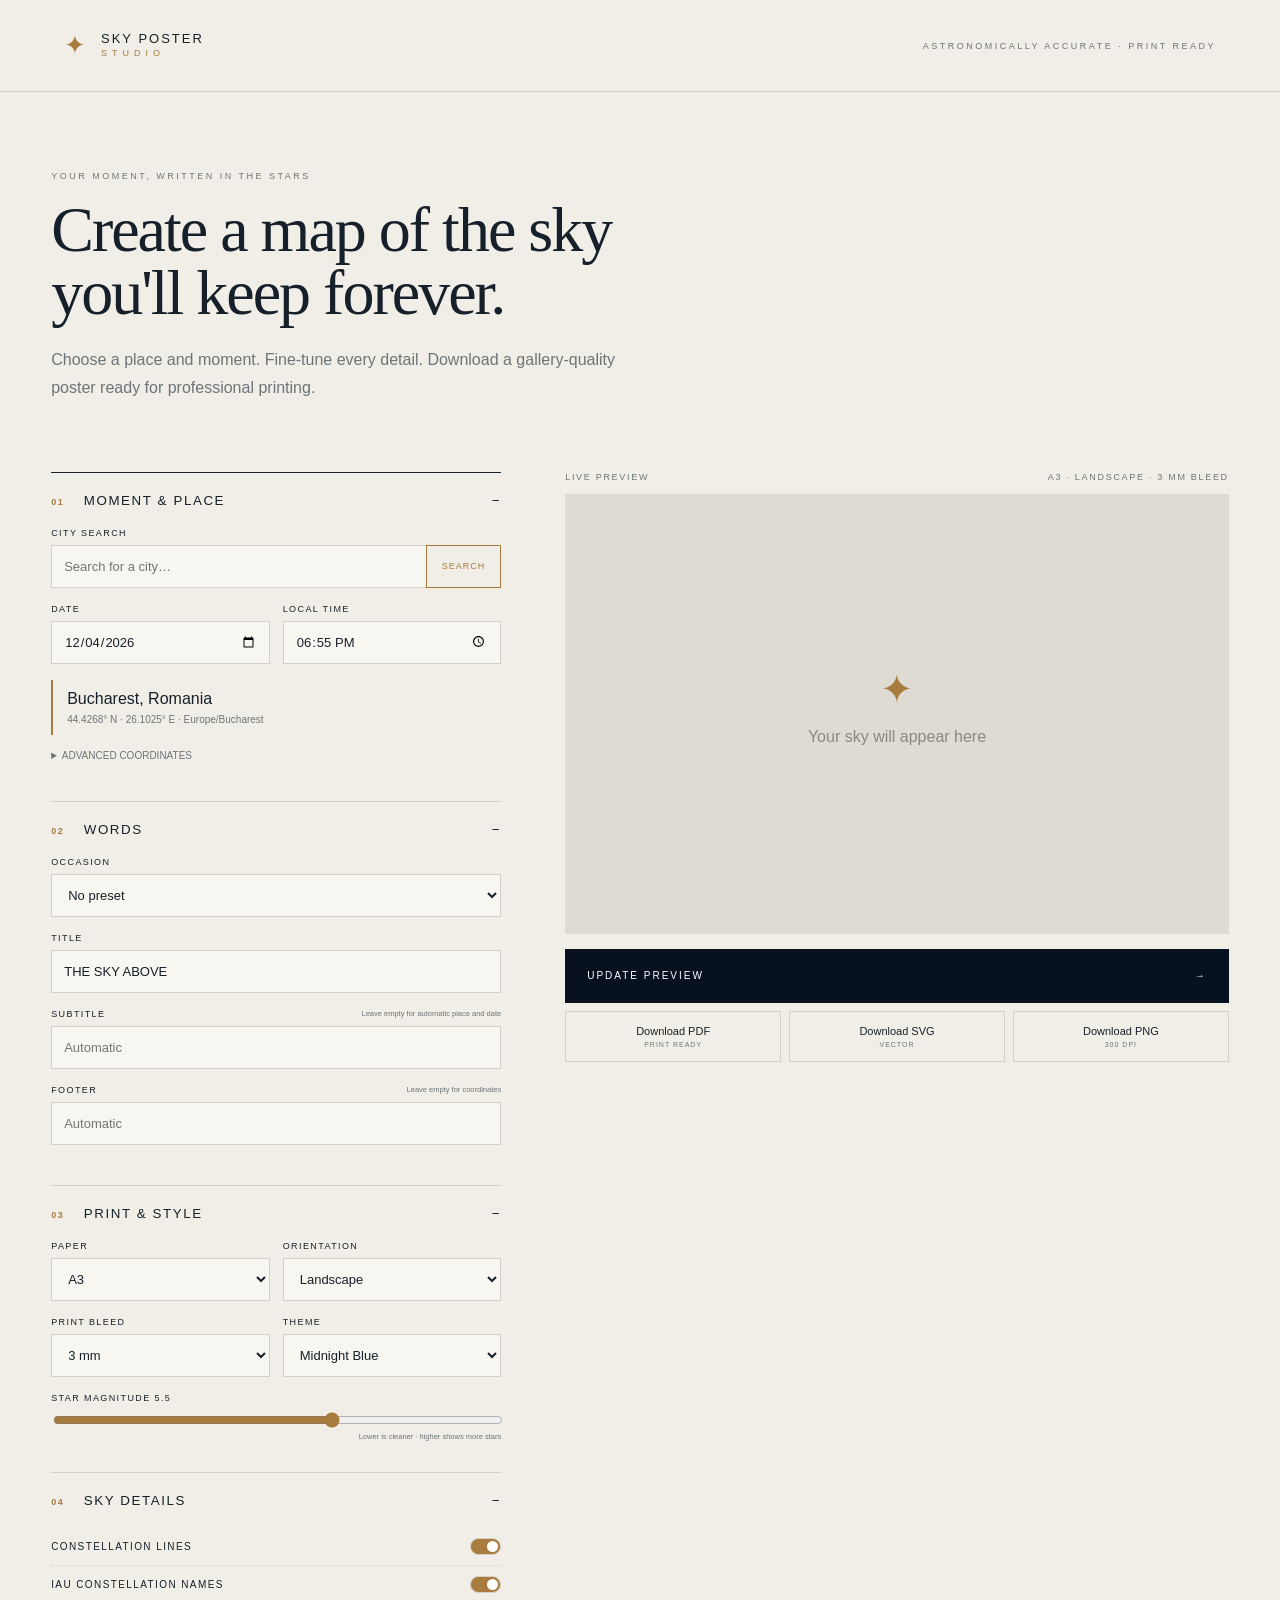
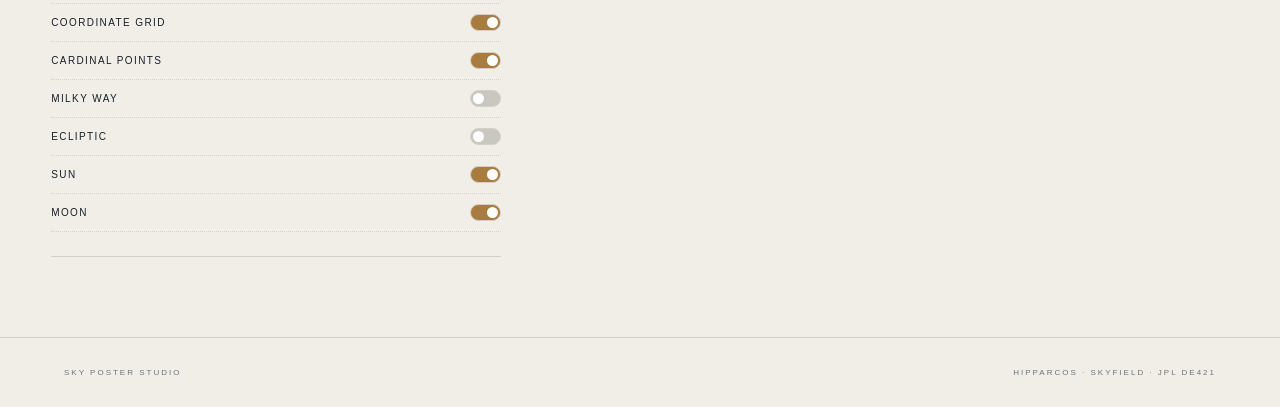
<file: static/index.html>
<!doctype html>
<html lang="en">
<head>
  <meta charset="utf-8">
  <meta name="viewport" content="width=device-width,initial-scale=1">
  <meta name="description" content="Create an exact, print-ready map of the sky for your moment and place.">
  <title>Sky Poster Studio</title>
  <link rel="stylesheet" href="/static/styles.css?v=20260713-mobile-flow">
</head>
<body>
  <header class="masthead">
    <a class="brand" href="/"><span class="brand-mark">✦</span><span>Sky Poster<br><small>Studio</small></span></a>
    <div class="header-note">ASTRONOMICALLY ACCURATE · PRINT READY</div>
  </header>
  <main>
    <section class="intro">
      <p class="eyebrow">YOUR MOMENT, WRITTEN IN THE STARS</p>
      <h1>Create a map of the sky<br>you'll keep forever.</h1>
      <p>Choose a place and moment. Fine-tune every detail. Download a gallery-quality poster ready for professional printing.</p>
    </section>

    <div class="studio">
      <form id="poster-form" class="controls">
        <section class="panel open">
          <button type="button" class="panel-title"><span><b>01</b> Moment & place</span><i>−</i></button>
          <div class="panel-body">
            <label>City search<div class="search-wrap"><input id="city" autocomplete="off" placeholder="Search for a city…"><button type="button" id="search-city">Search</button></div></label>
            <div id="results" class="results"></div>
            <div class="grid-two"><label>Date<input type="date" id="date" required></label><label>Local time<input type="time" id="time" required></label></div>
            <div class="location-card"><span id="location-name">Bucharest, Romania</span><small id="location-detail">44.4268° N · 26.1025° E · Europe/Bucharest</small></div>
            <details><summary>Advanced coordinates</summary><div class="grid-two"><label>Latitude<input type="number" id="latitude" step="0.0001" value="44.4268"></label><label>Longitude<input type="number" id="longitude" step="0.0001" value="26.1025"></label></div><label>Timezone<input id="timezone" value="Europe/Bucharest"></label></details>
          </div>
        </section>

        <section class="panel open">
          <button type="button" class="panel-title"><span><b>02</b> Words</span><i>−</i></button>
          <div class="panel-body">
            <label>Occasion<select id="occasion"><option value="none">No preset</option><option value="first_meeting">First meeting</option><option value="wedding">Wedding</option><option value="anniversary">Anniversary</option><option value="birth">Birth</option><option value="engagement">Engagement</option><option value="special_moment">Special moment</option><option value="memorial">Memorial</option></select></label>
            <label>Title<input id="title" maxlength="100" value="THE SKY ABOVE"></label>
            <label>Subtitle <small>Leave empty for automatic place and date</small><input id="subtitle" maxlength="160" placeholder="Automatic"></label>
            <label>Footer <small>Leave empty for coordinates</small><input id="footer" maxlength="160" placeholder="Automatic"></label>
          </div>
        </section>

        <section class="panel open">
          <button type="button" class="panel-title"><span><b>03</b> Print & style</span><i>−</i></button>
          <div class="panel-body">
            <div class="grid-two"><label>Paper<select id="paper"><option>A3</option><option>A4</option></select></label><label>Orientation<select id="orientation"><option value="landscape">Landscape</option><option value="portrait">Portrait</option></select></label></div>
            <div class="grid-two"><label>Print bleed<select id="bleed"><option value="3">3 mm</option><option value="5">5 mm</option><option value="0">None</option></select></label><label>Theme<select id="theme"><option value="midnight">Midnight Blue</option><option value="black">Deep Black</option><option value="ivory">Ivory</option><option value="emerald">Emerald Night</option><option value="dusty_rose">Dusty Rose</option><option value="burgundy">Deep Burgundy</option><option value="paper_white">Paper White</option></select></label></div>
            <label>Star magnitude <output id="magnitude-value">5.5</output><input type="range" id="magnitude" min="3" max="7" step="0.1" value="5.5"><small>Lower is cleaner · higher shows more stars</small></label>
          </div>
        </section>

        <section class="panel open">
          <button type="button" class="panel-title"><span><b>04</b> Sky details</span><i>−</i></button>
          <div class="panel-body toggles">
            <label><span>Constellation lines</span><input type="checkbox" id="constellations" checked></label>
            <label><span>IAU constellation names</span><input type="checkbox" id="constellation-names" checked></label>
            <label><span>Coordinate grid</span><input type="checkbox" id="coordinate-grid" checked></label>
            <label><span>Cardinal points</span><input type="checkbox" id="cardinal-points" checked></label>
            <label><span>Milky Way</span><input type="checkbox" id="milky-way"></label>
            <label><span>Ecliptic</span><input type="checkbox" id="ecliptic"></label>
            <label><span>Sun</span><input type="checkbox" id="sun" checked></label>
            <label><span>Moon</span><input type="checkbox" id="moon" checked></label>
          </div>
        </section>
      </form>

      <section class="preview-area">
        <div class="preview-toolbar"><span>LIVE PREVIEW</span><span id="paper-label">A3 · LANDSCAPE · 3 MM BLEED</span></div>
        <div id="preview-frame" class="preview-frame"><img id="preview" alt="Your star poster preview"><div id="empty-preview"><span>✦</span><p>Your sky will appear here</p></div><div id="loader"><span></span><p>Calculating the sky…</p></div></div>
        <button id="update-preview" class="primary" type="button">Update preview <span>→</span></button>
        <div class="downloads">
          <button data-format="pdf">Download PDF <small>PRINT READY</small></button>
          <button data-format="svg">Download SVG <small>VECTOR</small></button>
          <button data-format="png">Download PNG <small>300 DPI</small></button>
        </div>
        <p id="status" role="status"></p>
      </section>
    </div>
    <button id="mobile-preview-button" class="mobile-preview-button" type="button">Update &amp; view preview <span>↓</span></button>
  </main>
  <footer><span>SKY POSTER STUDIO</span><span>HIPPARCOS · SKYFIELD · JPL DE421</span></footer>
  <script src="/static/app.js?v=20260713-mobile-flow"></script>
</body>
</html>
</file>
<file: static/styles.css>
:root{--paper:#f1eee7;--ink:#16202a;--muted:#6d7478;--line:#d4d0c7;--gold:#a77c3e;--navy:#07111f}*{box-sizing:border-box}body{margin:0;background:var(--paper);color:var(--ink);font-family:Arial,sans-serif}.masthead{height:92px;border-bottom:1px solid var(--line);display:flex;align-items:center;justify-content:space-between;padding:0 max(5vw,32px)}.brand{display:flex;align-items:center;gap:13px;color:inherit;text-decoration:none;text-transform:uppercase;font-size:13px;line-height:1.05;letter-spacing:2px}.brand small{font-size:9px;letter-spacing:5px;color:var(--gold)}.brand-mark{font-size:26px;color:var(--gold)}.header-note,.eyebrow{font-size:9px;letter-spacing:2.5px;color:var(--muted)}main{max-width:1500px;margin:auto;padding:0 max(4vw,24px) 80px}.intro{padding:70px 0 55px;max-width:720px}.intro h1{font-family:Georgia,serif;font-weight:400;font-size:clamp(40px,5vw,72px);line-height:.98;margin:18px 0 22px;letter-spacing:-2px}.intro>p:last-child{color:var(--muted);line-height:1.7;max-width:610px}.studio{display:grid;grid-template-columns:minmax(330px,450px) 1fr;gap:5vw;align-items:start}.controls{border-top:1px solid var(--ink)}.panel{border-bottom:1px solid var(--line)}.panel-title{border:0;background:none;width:100%;padding:20px 0;display:flex;justify-content:space-between;cursor:pointer;text-transform:uppercase;letter-spacing:1.6px;color:var(--ink)}.panel-title b{color:var(--gold);font-size:9px;margin-right:14px}.panel-title i{font-style:normal}.panel-body{display:none;padding:0 0 24px}.panel.open .panel-body{display:block}.panel-body>label,.grid-two label,details label{display:block;text-transform:uppercase;font-size:9px;letter-spacing:1.4px;margin:0 0 16px}.panel-body label small{float:right;text-transform:none;letter-spacing:0;color:var(--muted)}input,select{width:100%;height:43px;border:1px solid var(--line);background:#f8f6f0;color:var(--ink);padding:0 12px;margin-top:7px;border-radius:0;font:13px Arial}.grid-two{display:grid;grid-template-columns:1fr 1fr;gap:13px}.search-wrap{display:flex}.search-wrap input{border-right:0}.search-wrap button{margin-top:7px;border:1px solid var(--gold);background:transparent;color:var(--gold);padding:0 15px;text-transform:uppercase;font-size:9px;letter-spacing:1px}.results{background:#fff;position:absolute;z-index:10;max-width:450px;box-shadow:0 10px 25px #0002}.results button{width:100%;text-align:left;border:0;border-bottom:1px solid var(--line);background:white;padding:12px;cursor:pointer}.location-card{border-left:2px solid var(--gold);padding:10px 14px;margin-bottom:15px}.location-card span,.location-card small{display:block}.location-card small{color:var(--muted);margin-top:6px;font-size:10px}details{margin-top:12px}summary{font-size:10px;text-transform:uppercase;color:var(--muted);cursor:pointer;margin-bottom:16px}.toggles label{display:flex;align-items:center;justify-content:space-between;margin:0;padding:10px 0;border-bottom:1px dotted var(--line);font-size:10px}.toggles input{appearance:none;width:31px;height:17px;margin:0;border-radius:20px;background:#c9c7c0;padding:2px}.toggles input:checked{background:var(--gold)}.toggles input:after{content:"";display:block;width:11px;height:11px;background:white;border-radius:50%;transition:.2s}.toggles input:checked:after{transform:translateX(14px)}input[type=range]{padding:0;accent-color:var(--gold);height:20px}.preview-area{position:sticky;top:20px}.preview-toolbar{display:flex;justify-content:space-between;font-size:9px;letter-spacing:1.7px;color:var(--muted);padding-bottom:12px}.preview-frame{background:#dedbd3;min-height:440px;display:flex;align-items:center;justify-content:center;padding:3.5%;position:relative}.preview-frame img{max-width:100%;max-height:68vh;box-shadow:0 18px 45px #14181d35;display:none}.preview-frame.portrait img{max-width:65%}#empty-preview{text-align:center;color:#8a8983}#empty-preview span{font-size:40px;color:var(--gold)}#loader{display:none;position:absolute;text-align:center;color:var(--muted)}#loader span{display:block;width:28px;height:28px;border:1px solid var(--line);border-top-color:var(--gold);border-radius:50%;animation:spin 1s linear infinite;margin:auto}@keyframes spin{to{transform:rotate(360deg)}}.primary{width:100%;height:54px;border:0;background:var(--navy);color:white;text-transform:uppercase;letter-spacing:2px;font-size:10px;margin-top:15px;display:flex;justify-content:space-between;align-items:center;padding:0 22px;cursor:pointer}.downloads{display:grid;grid-template-columns:repeat(3,1fr);gap:8px;margin-top:8px}.downloads button{background:transparent;border:1px solid var(--line);padding:13px 6px;color:var(--ink);cursor:pointer;font-size:11px}.downloads small{display:block;color:var(--muted);font-size:7px;letter-spacing:1px;margin-top:4px}#status{min-height:18px;font-size:11px;color:var(--muted);text-align:center}.mobile-preview-button{display:none}footer{border-top:1px solid var(--line);padding:30px max(5vw,32px);display:flex;justify-content:space-between;font-size:8px;letter-spacing:2px;color:var(--muted)}@media(max-width:900px){.header-note{display:none}.intro{padding:45px 0}.studio{grid-template-columns:1fr}.controls{grid-row:1}.preview-area{position:static;grid-row:2;scroll-margin-top:16px}.preview-frame{min-height:300px}.mobile-preview-button{position:fixed;z-index:100;left:16px;right:16px;bottom:16px;height:52px;border:0;background:var(--navy);color:white;text-transform:uppercase;letter-spacing:1.6px;font-size:10px;padding:0 20px;display:flex;align-items:center;justify-content:space-between;box-shadow:0 12px 30px #07111f55;transition:opacity .2s,transform .2s}.mobile-preview-button.hidden{opacity:0;pointer-events:none;transform:translateY(12px)}main{padding-bottom:110px}}@media(max-width:520px){.grid-two{grid-template-columns:1fr}.downloads{grid-template-columns:1fr}.intro h1{font-size:40px}.preview-frame{padding:15px}footer{display:block;line-height:2}}
</file>
